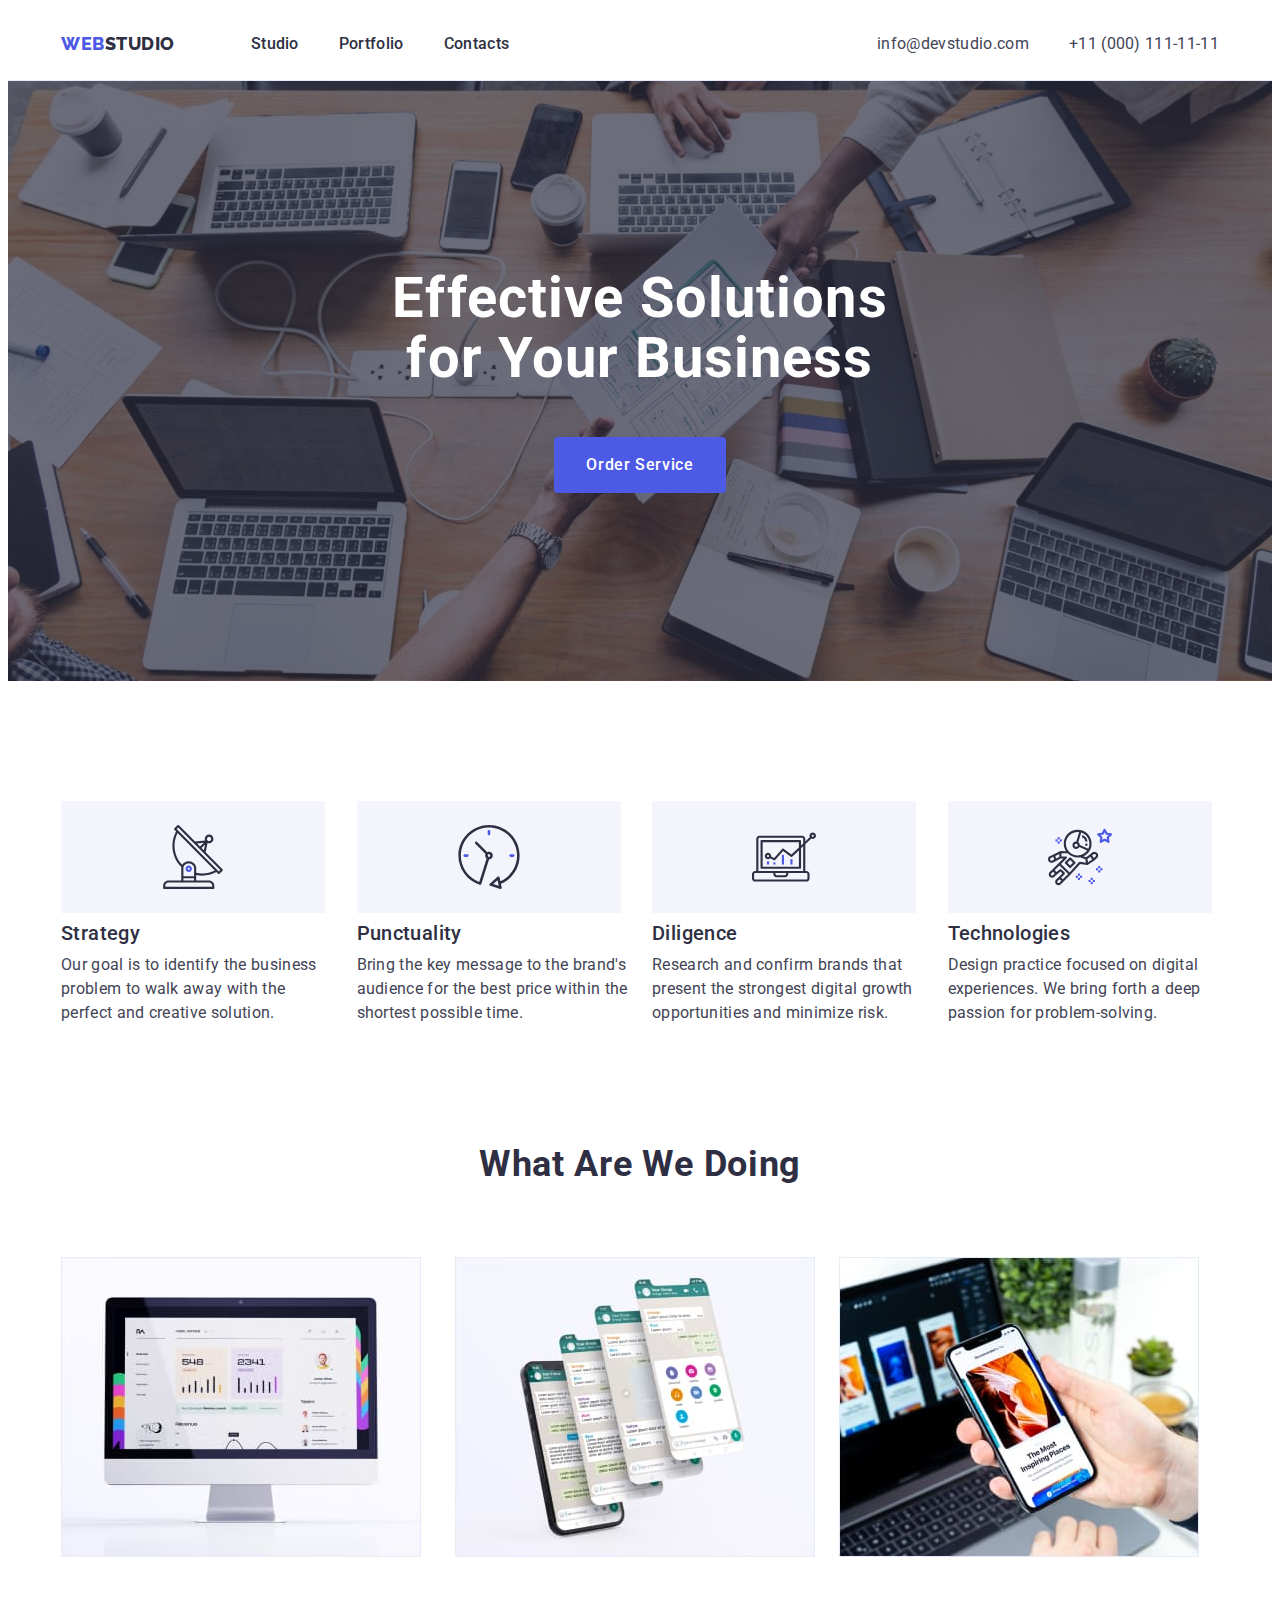
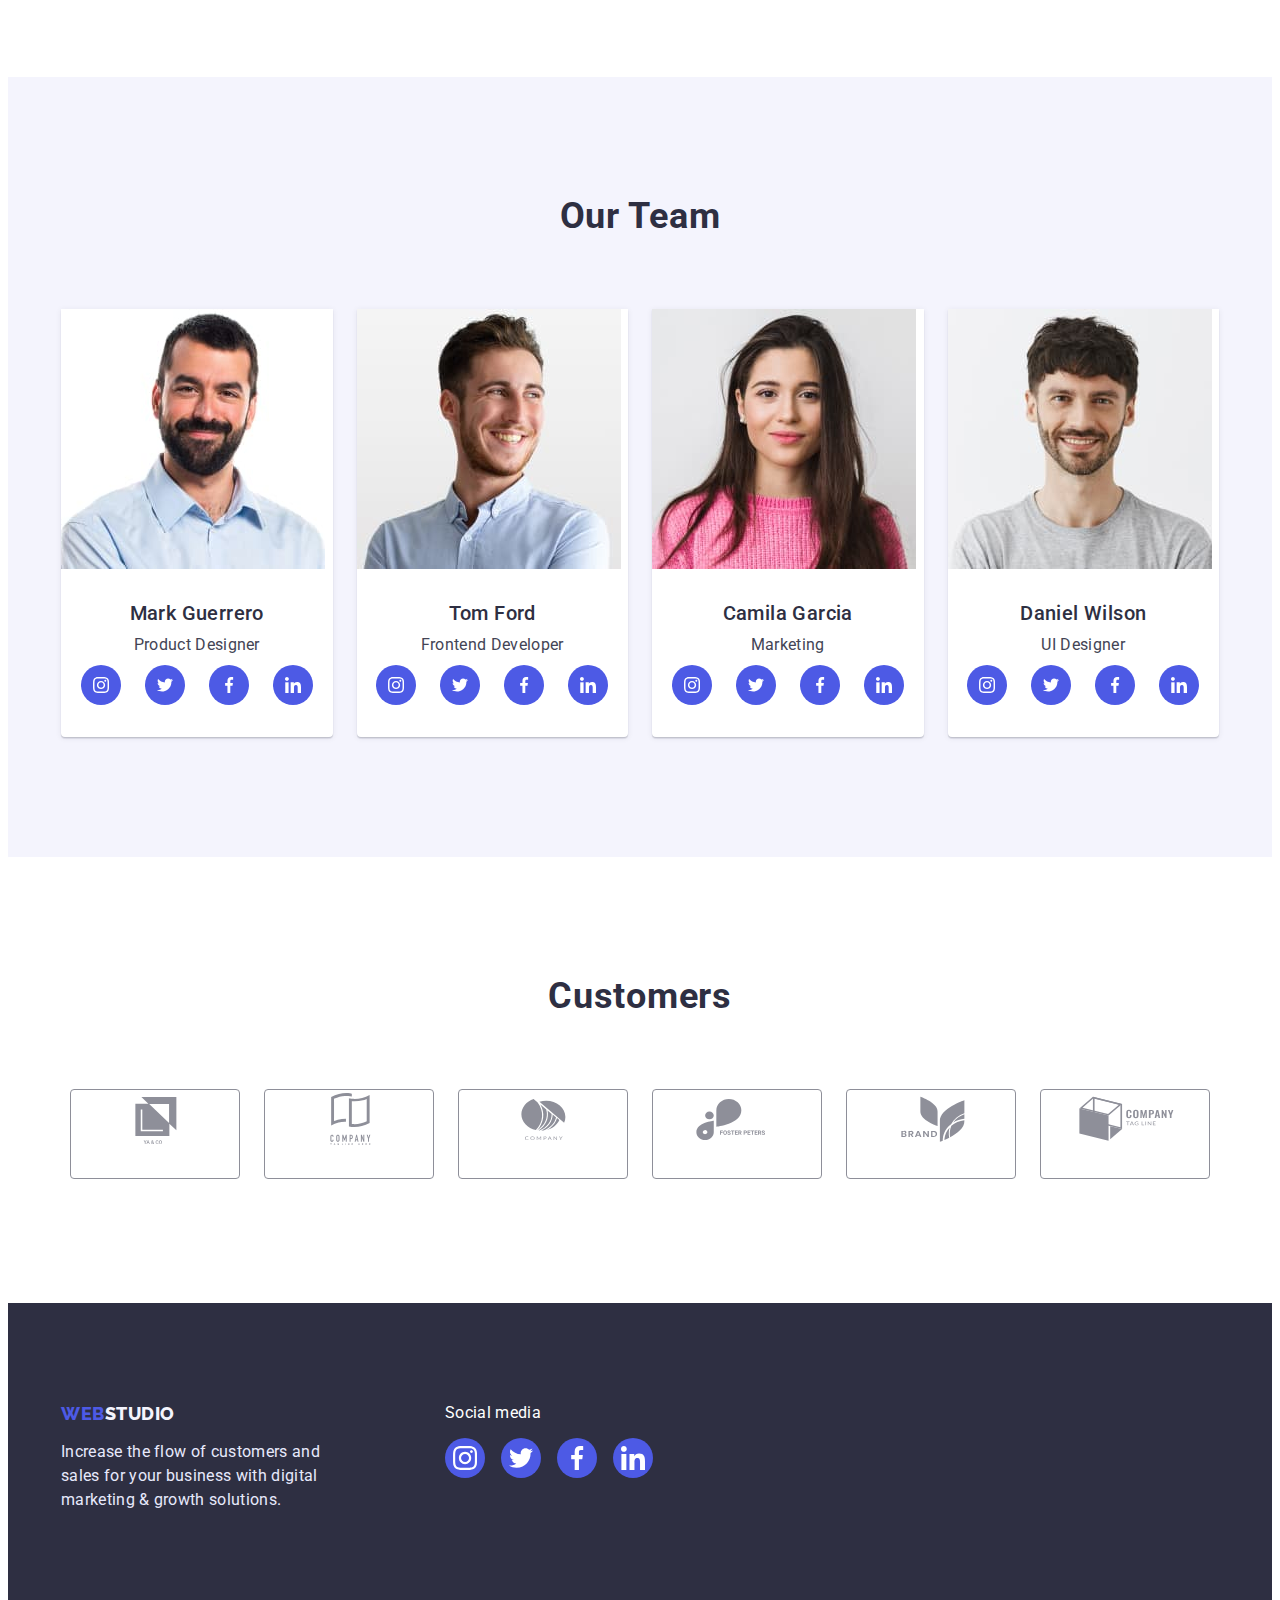
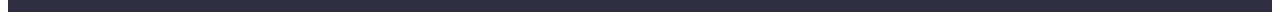
<file: index.html>
<!DOCTYPE html>
<html lang="en">
  <head>
    <meta charset="UTF-8" />
    <meta http-equiv="X-UA-Compatible" content="IE=edge" />
    <meta name="viewport" content="width=device-width, initial-scale=1.0" />
    <title>WebStudio</title>
    <link rel="preconnect" href="https://fonts.googleapis.com" />
    <link rel="preconnect" href="https://fonts.gstatic.com" crossorigin />
    <link
      href="https://fonts.googleapis.com/css2?family=Raleway:wght@800&family=Roboto:wght@400;500;700&display=swap"
      rel="stylesheet"
    />
    <link
      rel="stylesheet"
      href="https://cdnjs.cloudflare.com/ajax/libs/modern-normalize/1.1.0/modern-normalize.min.css"
      integrity="sha512-wpPYUAdjBVSE4KJnH1VR1HeZfpl1ub8YT/NKx4PuQ5NmX2tKuGu6U/JRp5y+Y8XG2tV+wKQpNHVUX03MfMFn9Q=="
      crossorigin="anonymous"
      referrerpolicy="no-referrer"
    />
    <link rel="stylesheet" href="./css/styles.css" />
  </head>
  <body class="pages">
    <!-- шапка -->
    <header class="header">
      <div class="container header-container">
        <nav class="header-navigation">
          <a href="./index.html" class="logo link"
            >Web<span class="logo-studio">Studio</span></a
          >
          <ul class="header-list list">
            <li class="header-item">
              <a class="header-link link" href="./index.html">Studio</a>
            </li>
            <li class="header-item">
              <a class="header-link link" href="./portfolio.html">Portfolio</a>
            </li>
            <li class="header-item">
              <a class="header-link link" href="">Contacts</a>
            </li>
          </ul>
        </nav>
        <address class="address">
          <ul class="address-list list">
            <li class="address-item">
              <a class="address-link link" href="mailto:info@devstudio.com"
                >info@devstudio.com</a
              >
            </li>
            <li class="address-item">
              <a class="address-link link" href="tel:+110001111111"
                >+11 (000) 111-11-11</a
              >
            </li>
          </ul>
        </address>
      </div>
    </header>
    <main>
      <!-- секція 1- hero -->
      <section class="hero">
        <div class="container hero-container">
          <h1 class="hero-title">Effective Solutions for Your Business</h1>
          <button type="button" class="hero-button">Order Service</button>
        </div>
      </section>
      <!-- секція 2  advantages-->
      <section class="advantages">
        <h2 hidden class="advantages-title">Advantages</h2>
        <div class="container advantages-container">
          <ul class="advantages-list list">
            <li class="advantages-item">
              <div class="abvantages-wrapper">
                <svg width="64" height="64" class="adventages-icon">
                  <use href="./images/icons.svg#icon-antenna"></use>
                </svg>
              </div>
              <h3 class="advantages-list-title title">Strategy</h3>
              <p class="advantages-text text">
                Our goal is to identify the business problem to walk away with
                the perfect and creative solution.
              </p>
            </li>
            <li class="advantages-item">
              <div class="abvantages-wrapper">
                <svg width="64" height="64" class="adventages-icon">
                  <use href="./images/icons.svg#icon-clock"></use>
                </svg>
              </div>
              <h3 class="advantages-list-title title">Punctuality</h3>
              <p class="advantages-text text">
                Bring the key message to the brand's audience for the best price
                within the shortest possible time.
              </p>
            </li>
            <li class="advantages-item">
              <div class="abvantages-wrapper">
                <svg width="64" height="64" class="adventages-icon">
                  <use href="./images/icons.svg#icon-diagram"></use>
                </svg>
              </div>
              <h3 class="advantages-list-title title">Diligence</h3>
              <p class="advantages-text text">
                Research and confirm brands that present the strongest digital
                growth opportunities and minimize risk.
              </p>
            </li>
            <li class="advantages-item">
              <div class="abvantages-wrapper">
                <svg width="64" height="64" class="adventages-icon">
                  <use href="./images/icons.svg#icon-astronaut"></use>
                </svg>
              </div>
              <h3 class="advantages-list-title title">Technologies</h3>
              <p class="advantages-text text">
                Design practice focused on digital experiences. We bring forth a
                deep passion for problem-solving.
              </p>
            </li>
          </ul>
        </div>
      </section>
      <!-- секція 3 examples -->
      <section class="examples">
        <div class="container">
          <h2 class="examples-title">What are we doing</h2>
          <ul class="examples-list list">
            <li class="examples-item">
              <img src="./images/img-1.jpg" alt="computer" width="360" />
            </li>
            <li>
              <img src="./images/img-2.jpg" alt="mobile phone" width="360" />
            </li>
            <li>
              <img
                src="./images/img-3.jpg"
                alt="mobile phone on hand"
                width="360"
              />
            </li>
          </ul>
        </div>
      </section>
      <!-- секція 4 team -->
      <section class="team">
        <div class="container">
          <h2 class="team-title">Our Team</h2>
          <ul class="team-list list">
            <li class="team-item">
              <img
                src="./images/img-4.jpg"
                alt="photo"
                class="team-img"
                width="264"
              />
              <div class="team-wrap">
                <h3 class="team-list-title title">Mark Guerrero</h3>
                <p class="team-text text">Product Designer</p>
                <ul class="team-social-list list">
                  <li class="team-social-iteam">
                    <a href="" class="team-social-link link"
                      ><svg width="16" height="16" class="team-social-icon">
                        <use href="./images/icons.svg#icon-instagram"></use>
                      </svg>
                    </a>
                  </li>
                  <li class="team-social-iteam">
                    <a href="" class="team-social-link link">
                      <svg width="16" height="16" class="team-social-icon">
                        <use href="./images/icons.svg#icon-twitter"></use>
                      </svg>
                    </a>
                  </li>
                  <li class="team-social-iteam">
                    <a href="" class="team-social-link link"
                      ><svg width="16" height="16" class="team-social-icon">
                        <use href="./images/icons.svg#icon-facebook"></use>
                      </svg>
                    </a>
                  </li>
                  <li class="team-social-iteam">
                    <a href="" class="team-social-link link"
                      ><svg width="16" height="16" class="team-social-icon">
                        <use href="./images/icons.svg#icon-linkedin"></use>
                      </svg>
                    </a>
                  </li>
                </ul>
              </div>
            </li>
            <li class="team-item">
              <img
                src="./images/img-5.jpg"
                alt="photo"
                class="team-img"
                width="264"
              />
              <div class="team-wrap">
                <h3 class="team-list-title title">Tom Ford</h3>
                <p class="team-text text">Frontend Developer</p>
                <ul class="team-social-list list">
                  <li class="team-social-iteam">
                    <a href="" class="team-social-link link"
                      ><svg width="16" height="16" class="team-social-icon">
                        <use href="./images/icons.svg#icon-instagram"></use>
                      </svg>
                    </a>
                  </li>
                  <li class="team-social-iteam">
                    <a href="" class="team-social-link link">
                      <svg width="16" height="16" class="team-social-icon">
                        <use href="./images/icons.svg#icon-twitter"></use>
                      </svg>
                    </a>
                  </li>
                  <li class="team-social-iteam">
                    <a href="" class="team-social-link link"
                      ><svg width="16" height="16" class="team-social-icon">
                        <use href="./images/icons.svg#icon-facebook"></use>
                      </svg>
                    </a>
                  </li>
                  <li class="team-social-iteam">
                    <a href="" class="team-social-link link"
                      ><svg width="16" height="16" class="team-social-icon">
                        <use href="./images/icons.svg#icon-linkedin"></use>
                      </svg>
                    </a>
                  </li>
                </ul>
              </div>
            </li>
            <li class="team-item">
              <img
                src="./images/img-6.jpg"
                alt="photo"
                class="team-img"
                width="264"
              />
              <div class="team-wrap">
                <h3 class="team-list-title title">Camila Garcia</h3>
                <p class="team-text text">Marketing</p>
                <ul class="team-social-list list">
                  <li class="team-social-iteam">
                    <a href="" class="team-social-link link"
                      ><svg width="16" height="16" class="team-social-icon">
                        <use href="./images/icons.svg#icon-instagram"></use>
                      </svg>
                    </a>
                  </li>
                  <li class="team-social-iteam">
                    <a href="" class="team-social-link link">
                      <svg width="16" height="16" class="team-social-icon">
                        <use href="./images/icons.svg#icon-twitter"></use>
                      </svg>
                    </a>
                  </li>
                  <li class="team-social-iteam">
                    <a href="" class="team-social-link link"
                      ><svg width="16" height="16" class="team-social-icon">
                        <use href="./images/icons.svg#icon-facebook"></use>
                      </svg>
                    </a>
                  </li>
                  <li class="team-social-iteam">
                    <a href="" class="team-social-link link"
                      ><svg width="16" height="16" class="team-social-icon">
                        <use href="./images/icons.svg#icon-linkedin"></use>
                      </svg>
                    </a>
                  </li>
                </ul>
              </div>
            </li>
            <li class="team-item">
              <img
                src="./images/img-7.jpg"
                alt="photo"
                class="team-img"
                width="264"
              />
              <div class="team-wrap">
                <h3 class="team-list-title title">Daniel Wilson</h3>
                <p class="team-text text">UI Designer</p>
                <ul class="team-social-list list">
                  <li class="team-social-iteam">
                    <a href="" class="team-social-link link"
                      ><svg width="16" height="16" class="team-social-icon">
                        <use href="./images/icons.svg#icon-instagram"></use>
                      </svg>
                    </a>
                  </li>
                  <li class="team-social-iteam">
                    <a href="" class="team-social-link link">
                      <svg width="16" height="16" class="team-social-icon">
                        <use href="./images/icons.svg#icon-twitter"></use>
                      </svg>
                    </a>
                  </li>
                  <li class="team-social-iteam">
                    <a href="" class="team-social-link link"
                      ><svg width="16" height="16" class="team-social-icon">
                        <use href="./images/icons.svg#icon-facebook"></use>
                      </svg>
                    </a>
                  </li>
                  <li class="team-social-iteam">
                    <a href="" class="team-social-link link"
                      ><svg width="16" height="16" class="team-social-icon">
                        <use href="./images/icons.svg#icon-linkedin"></use>
                      </svg>
                    </a>
                  </li>
                </ul>
              </div>
            </li>
          </ul>
        </div>
      </section>
      <!-- секція 5 -customers -->
      <section class="customers">
        <div class="container">
          <h2 class="customers-title">Customers</h2>
          <ul class="customers-list list">
            <li class="customers-item">
              <a class="link-icon" href="">
                <svg width="104" height="56" class="customers-icon">
                  <use href="./images/icons.svg#icon-logo-customers-1"></use>
                </svg>
              </a>
            </li>
            <li class="customers-item">
              <a class="link-icon" href="">
                <svg width="104" height="56" class="customers-icon">
                  <use href="./images/icons.svg#icon-logo-customers-2"></use>
                </svg>
              </a>
            </li>
            <li class="customers-item">
              <a class="link-icon" href="">
                <svg width="104" height="56" class="customers-icon">
                  <use href="./images/icons.svg#icon-logo-customers-3"></use>
                </svg>
              </a>
            </li>
            <li class="customers-item">
              <a class="link-icon" href="">
                <svg width="104" height="56" class="customers-icon">
                  <use href="./images/icons.svg#icon-logo-customers-4"></use>
                </svg>
              </a>
            </li>
            <li class="customers-item">
              <a class="link-icon" href="">
                <svg width="104" height="56" class="customers-icon">
                  <use href="./images/icons.svg#icon-logo-customers-5"></use>
                </svg>
              </a>
            </li>
            <li class="customers-item">
              <a class="link-icon" href="">
                <svg width="104" height="56" class="customers-icon">
                  <use href="./images/icons.svg#icon-logo-customers-6"></use>
                </svg>
              </a>
            </li>
          </ul>
        </div>
      </section>
    </main>
    <!-- підвал -->
    <footer class="footer">
      <div class="container">
        <div>
          <a href="./index.html" class="logo-footer link"
            >Web<span class="logo-footer-studio">Studio</span></a
          >
          <p class="footer-text text">
            Increase the flow of customers and sales for your business with
            digital marketing & growth solutions.
          </p>
        </div>
        <div class="footer-container">
          <p class="footer-text-icon">Social media</p>
          <ul class="footer-social-list list">
            <li class="footer-social-iteam">
              <a href="" class="footer-social-link link"
                ><svg width="24" height="24" class="footer-social-icon">
                  <use href="./images/icons.svg#icon-instagram"></use>
                </svg>
              </a>
            </li>
            <li class="footer-social-iteam">
              <a href="" class="footer-social-link link">
                <svg width="24" height="24" class="footer-social-icon">
                  <use href="./images/icons.svg#icon-twitter"></use>
                </svg>
              </a>
            </li>
            <li class="footer-social-iteam">
              <a href="" class="footer-social-link link"
                ><svg width="24" height="24" class="footer-social-icon">
                  <use href="./images/icons.svg#icon-facebook"></use>
                </svg>
              </a>
            </li>
            <li class="footer-social-iteam">
              <a href="" class="footer-social-link link"
                ><svg width="24" height="24" class="footer-social-icon">
                  <use href="./images/icons.svg#icon-linkedin"></use>
                </svg>
              </a>
            </li>
          </ul>
        </div>
      </div>
    </footer>
  </body>
</html>
</file>
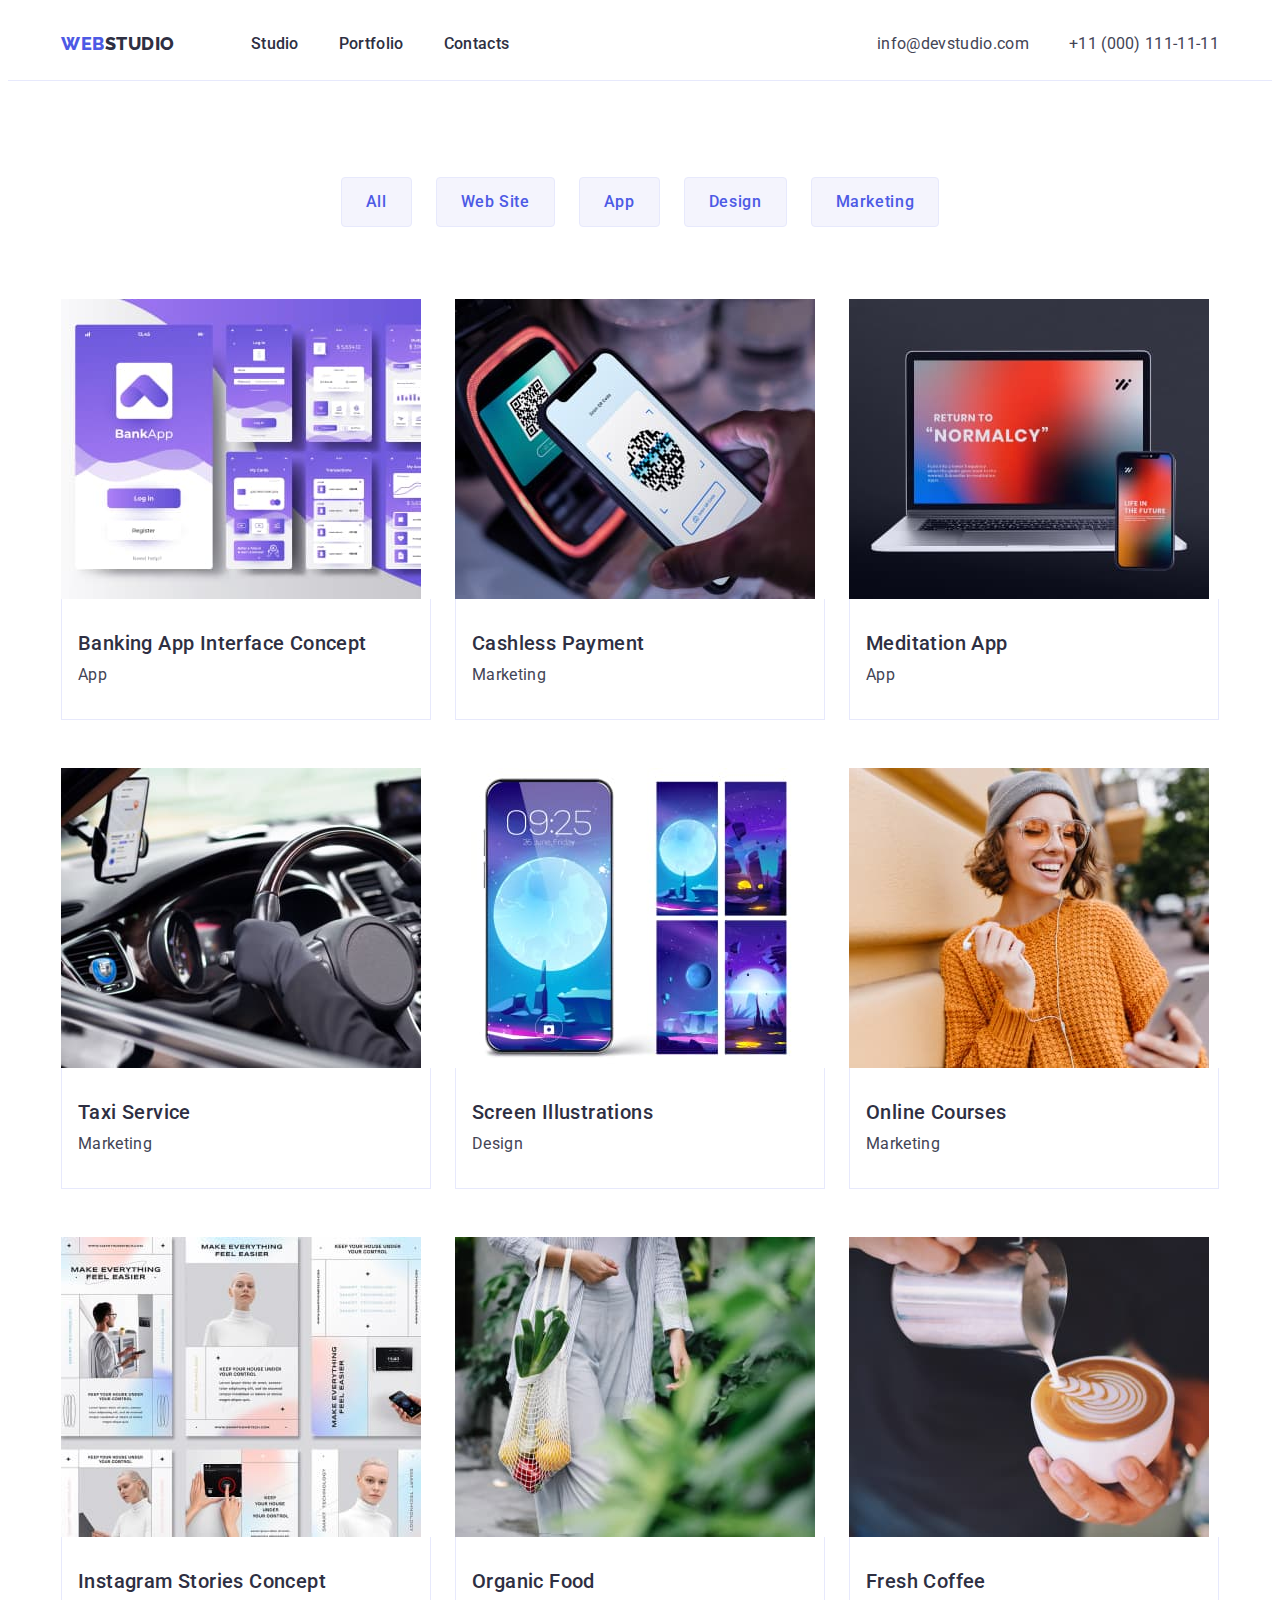
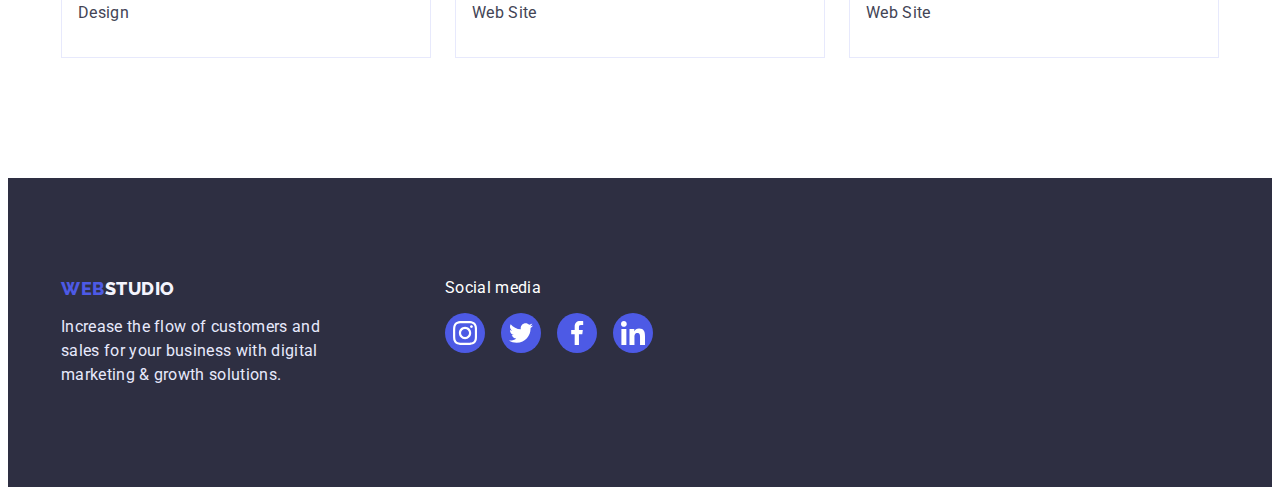
<file: portfolio.html>
<!DOCTYPE html>
<html lang="en">
  <head>
    <meta charset="UTF-8" />
    <meta http-equiv="X-UA-Compatible" content="IE=edge" />
    <meta name="viewport" content="width=device-width, initial-scale=1.0" />
    <title>Portfolio</title>
    <link rel="preconnect" href="https://fonts.googleapis.com" />
    <link rel="preconnect" href="https://fonts.gstatic.com" crossorigin />
    <link
      href="https://fonts.googleapis.com/css2?family=Raleway:wght@800&family=Roboto:wght@400;500;700&display=swap"
      rel="stylesheet"
    />
    <link
      rel="stylesheet"
      href="https://cdnjs.cloudflare.com/ajax/libs/modern-normalize/1.1.0/modern-normalize.min.css"
      integrity="sha512-wpPYUAdjBVSE4KJnH1VR1HeZfpl1ub8YT/NKx4PuQ5NmX2tKuGu6U/JRp5y+Y8XG2tV+wKQpNHVUX03MfMFn9Q=="
      crossorigin="anonymous"
      referrerpolicy="no-referrer"
    />
    <link rel="stylesheet" href="./css/styles.css" />
  </head>
  <body>
    <!-- шапка -->
    <header class="header">
      <div class="container header-container">
        <nav class="header-navigation">
          <a href="./index.html" class="logo link"
            >Web<span class="logo-studio">Studio</span></a
          >
          <ul class="header-list list">
            <li class="header-item">
              <a class="header-link link" href="./index.html">Studio</a>
            </li>
            <li class="header-item">
              <a class="header-link link" href="./portfolio.html">Portfolio</a>
            </li>
            <li class="header-item">
              <a class="header-link link" href="">Contacts</a>
            </li>
          </ul>
        </nav>
        <address class="address">
          <ul class="address-list list">
            <li class="address-item">
              <a class="address-link link" href="mailto:info@devstudio.com"
                >info@devstudio.com</a
              >
            </li>
            <li class="address-item">
              <a class="address-link link" href="tel:+110001111111"
                >+11 (000) 111-11-11</a
              >
            </li>
          </ul>
        </address>
      </div>
    </header>
    <main>
      <!-- main-->
      <section class="portfolio">
        <div class="container">
          <h1 class="portfolio-primary-title" hidden>Portfolio</h1>
          <ul class="portfolio-list list">
            <li class="portfolio-item">
              <button type="button" class="portfolio-button">All</button>
            </li>
            <li class="portfolio-item">
              <button type="button" class="portfolio-button">Web Site</button>
            </li>
            <li class="portfolio-item">
              <button type="button" class="portfolio-button">App</button>
            </li>
            <li class="portfolio-item">
              <button type="button" class="portfolio-button">Design</button>
            </li>
            <li class="portfolio-item">
              <button type="button" class="portfolio-button">Marketing</button>
            </li>
          </ul>
        </div>
        <div class="container work-container">
          <ul class="work-list list">
            <li class="work-item">
              <a href="" class="work-link link">
                <img
                  width="360"
                  height="300"
                  src="./images/img-p1.jpg"
                  alt="bank app"
                />
                <div class="work-wrap">
                  <h2 class="work-title title">
                    Banking App Interface Concept
                  </h2>
                  <p class="work-text text">App</p>
                </div>
              </a>
            </li>
            <li class="work-item">
              <a href="" class="work-link link">
                <img
                  width="360"
                  height="300"
                  src="./images/img-p2.jpg"
                  alt="phon"
                />
                <div class="work-wrap">
                  <h2 class="work-title title">Cashless Payment</h2>
                  <p class="work-text text">Marketing</p>
                </div>
              </a>
            </li>
            <li class="work-item">
              <a href="" class="work-link link">
                <img
                  width="360"
                  height="300"
                  src="./images/img-p3.jpg"
                  alt="laptop"
                />
                <div class="work-wrap">
                  <h2 class="work-title title">Meditation App</h2>
                  <p class="work-text text">App</p>
                </div>
              </a>
            </li>
            <li class="work-item">
              <a href="" class="work-link link">
                <img
                  width="360"
                  height="300"
                  src="./images/img-p4.jpg"
                  alt="car"
                />
                <div class="work-wrap">
                  <h2 class="work-title title">Taxi Service</h2>
                  <p class="work-text text">Marketing</p>
                </div>
              </a>
            </li>
            <li class="work-item">
              <a href="" class="work-link link">
                <img
                  width="360"
                  height="300"
                  src="./images/img-p5.jpg"
                  alt="mobile phone"
                />
                <div class="work-wrap">
                  <h2 class="work-title title">Screen Illustrations</h2>
                  <p class="work-text text">Design</p>
                </div>
              </a>
            </li>
            <li class="work-item">
              <a href="" class="work-link link">
                <img
                  width="360"
                  height="300"
                  src="./images/img-p6.jpg"
                  alt="girl"
                />
                <div class="work-wrap">
                  <h2 class="work-title title">Online Courses</h2>
                  <p class="work-text text">Marketing</p>
                </div>
              </a>
            </li>
            <li class="work-item">
              <a href="" class="work-link link">
                <img
                  width="360"
                  height="300"
                  src="./images/img-p7.jpg"
                  alt="instagrame stories"
                />
                <div class="work-wrap">
                  <h2 class="work-title title">Instagram Stories Concept</h2>
                  <p class="work-text text">Design</p>
                </div>
              </a>
            </li>
            <li class="work-item">
              <a href="" class="work-link link">
                <img
                  width="360"
                  height="300"
                  src="./images/img-p8.jpg"
                  alt="food"
                />
                <div class="work-wrap">
                  <h2 class="work-title title">Organic Food</h2>
                  <p class="work-text text">Web Site</p>
                </div>
              </a>
            </li>
            <li class="work-item">
              <a href="" class="work-link link">
                <img
                  width="360"
                  height="300"
                  src="./images/img-p9.jpg"
                  alt="cofee"
                />
                <div class="work-wrap">
                  <h2 class="work-title title">Fresh Coffee</h2>
                  <p class="work-text text">Web Site</p>
                </div>
              </a>
            </li>
          </ul>
        </div>
      </section>
    </main>
    <!-- футер -->
    <footer class="footer">
      <div class="container">
        <div>
          <a href="./index.html" class="logo-footer link"
            >Web<span class="logo-footer-studio">Studio</span></a
          >
          <p class="footer-text text">
            Increase the flow of customers and sales for your business with
            digital marketing & growth solutions.
          </p>
        </div>
        <div class="footer-container">
          <p class="footer-text-icon">Social media</p>
          <ul class="footer-social-list list">
            <li class="footer-social-iteam">
              <a href="" class="footer-social-link link"
                ><svg width="24px" height="24px" class="footer-social-icon">
                  <use href="./images/icons.svg#icon-instagram"></use>
                </svg>
              </a>
            </li>
            <li class="footer-social-iteam">
              <a href="" class="footer-social-link link">
                <svg width="24px" height="24px" class="footer-social-icon">
                  <use href="./images/icons.svg#icon-twitter"></use>
                </svg>
              </a>
            </li>
            <li class="footer-social-iteam">
              <a href="" class="footer-social-link link"
                ><svg width="24px" height="24px" class="footer-social-icon">
                  <use href="./images/icons.svg#icon-facebook"></use>
                </svg>
              </a>
            </li>
            <li class="footer-social-iteam">
              <a href="" class="footer-social-link link"
                ><svg width="24px" height="24px" class="footer-social-icon">
                  <use href="./images/icons.svg#icon-linkedin"></use>
                </svg>
              </a>
            </li>
          </ul>
        </div>
      </div>
    </footer>
  </body>
</html>
</file>
<file: css/styles.css>
:root {
  --primary-text-color: #434455;
  --title-text-color: #2e2f42;
  --footer-text-cololr: #e7e9fc;
  --focus-text-color: #4d5ae5;
  --primary-bg-color: #ffffff;
  --button-bg-cololr: #f4f4fd;
  --hover-focus-color: #404bbf;
  --bg-hero-color: rgba(46, 47, 66, 0.7), rgba(46, 47, 66, 0.7);
  --focus-icon-footer-color: #31d0aa;
  --icon-color: #8e8f99;
}
body {
  background-color: var(--primary-bg-color);
  color: var(--primary-text-color);
  font-family: Roboto, sans-serif;
  letter-spacing: 0.02em;
}

.list {
  margin: 0;
  padding: 0;
  list-style: none;
}
h1,
h2,
h3,
h4,
h5,
h6,
p {
  margin: 0;
  padding: 0;
}
img {
  display: block;
  max-width: 100%;
}
.container {
  /* outline: 2px solid tomato; */
  width: 1158px;
  margin: 0 auto;
  padding-left: 15px;
  padding-right: 15px;
}

.link {
  text-decoration: none;
}
.title {
  color: var(--title-text-color);
  font-weight: 500;
  font-size: 20px;
  line-height: 1.2;
  letter-spacing: 0.02em;
  margin-bottom: 8px;
}
.text {
  font-size: 16px;
  line-height: 1.5;
  letter-spacing: 0.02em;
}
/*======================================header=============================*/

.header {
  padding-top: 24px;
  padding-bottom: 24px;
  border-bottom: 1px solid #e7e9fc;
}

.header-container {
  display: flex;
}

.header-navigation {
  display: flex;
  align-items: center;
  margin-right: auto;
}
.logo {
  color: var(--focus-text-color);
  font-family: "Raleway", sans-serif;
  font-weight: 800;
  font-size: 18px;
  line-height: 1.17;
  letter-spacing: 0.03em;
  text-decoration: none;
  text-transform: uppercase;
  margin-right: 76px;
}
.logo-studio {
  color: var(--title-text-color);
}
.header-list {
  font-weight: 500;
  font-size: 16px;
  line-height: 1.5;
  letter-spacing: 0.02em;

  display: flex;
  gap: 40px;
}

.header-item {
}

.header-link {
  color: var(--title-text-color);
}
.header-link:hover,
.header-link:focus {
  color: var(--hover-focus-color);
}
.address {
  font-style: normal;
}

.address-list {
  display: flex;
  gap: 40px;
}
.address-item {
}
.address-link {
  color: var(--primary-text-color);
  font-size: 16px;
  line-height: 1.5;
  letter-spacing: 0.02em;
}
.address-link:hover,
.address-link:focus {
  color: var(--hover-focus-color);
}
/* ===========herro============= */
.hero {
  background-color: var(--title-text-color);
  background-image: linear-gradient(
      rgba(46, 47, 66, 0.7),
      rgba(46, 47, 66, 0.7)
    ),
    url(../images/people-office.jpg);
  background-repeat: no-repeat;
  background-size: cover;
  background-position: center;
  padding-top: 188px;
  padding-bottom: 188px;
  text-align: center;
  max-width: 1440px;
  margin-left: auto;
  margin-right: auto;
}
.hero-container {
}
.hero-title {
  color: var(--primary-bg-color);
  font-size: 56px;
  line-height: 1.07;
  letter-spacing: 0.02em;

  max-width: 497px;
  text-align: center;
  margin: 0 auto;
  margin-bottom: 48px;
}
.hero-button {
  color: var(--primary-bg-color);
  background-color: var(--focus-text-color);
  font-family: "Roboto", sans-serif;
  font-weight: 500;
  font-size: 16px;
  line-height: 1.5;
  align-items: center;
  letter-spacing: 0.04em;
  cursor: pointer;
  padding: 16px 32px;
  min-width: 169px;

  display: inline-block;
  border-radius: 4px;
  border: none;
}
.hero-button:hover,
.hero-button:focus {
  background-color: var(--hover-focus-color);
}
/* =====================advantages========== */
.advantages {
  padding-top: 120px;
  padding-bottom: 120px;
}
.advantages-title {
}
.advantages-container {
}
.advantages-list {
  display: flex;
  gap: 24px;
}

.advantages-item {
  width: calc((100% - 72px) / 4);
}
.abvantages-wrapper {
  display: flex;
  justify-content: center;
  align-items: center;
  background-color: #f4f4fd;
  width: 264px;
  height: 112px;
  /* padding-top: 24px;
  padding-bottom: 24px; */
  margin-bottom: 8px;
}
.adventages-icon {
}
.advantages-list-title {
}
.advantages-text {
}
/* ==============================examples=============== */
.examples {
  padding-bottom: 120px;
}
.examples-title {
  color: var(--title-text-color);
  font-size: 36px;
  line-height: 1.11;
  letter-spacing: 0.02em;
  text-align: center;
  text-transform: capitalize;
  margin-bottom: 72px;
}
.examples-list {
  display: flex;
  gap: 24px;
}
.examples-item {
  width: calc((100% - 48px) / 3);
}
/* ====================team===================== */
.team {
  background-color: var(--button-bg-cololr);
  padding-top: 120px;
  padding-bottom: 120px;
  max-width: 1440px;
  margin-left: auto;
  margin-right: auto;
}
.container-team {
}
.team-title {
  color: var(--title-text-color);
  font-size: 36px;
  line-height: 1.11;
  letter-spacing: 0.02em;
  text-align: center;
  text-transform: capitalize;
  margin-bottom: 72px;
}
.team-list {
  display: flex;
  gap: 24px;
}
.team-item {
  background-color: var(--primary-bg-color);
  width: calc((100% - 72px) / 4);
  box-shadow: 0px 1px 6px rgba(46, 47, 66, 0.08),
    0px 1px 1px rgba(46, 47, 66, 0.16), 0px 2px 1px rgba(46, 47, 66, 0.08);
  border-radius: 0px 0px 4px 4px;
}
.team-img {
  /* margin-bottom: 32px; */
}
.team-wrap {
  padding: 32px 0;
}
.team-list-title {
  text-align: center;
  margin-bottom: 8px;
}
.team-text {
  text-align: center;
  margin-bottom: 8px;
}
.team-social-list {
  display: flex;
  justify-content: center;
  gap: 24px;
}
.team-social-iteam {
  width: 40px;
  height: 40px;
}
.team-social-link {
  display: flex;
  align-items: center;
  justify-content: center;
  width: 100%;
  height: 100%;
  border-radius: 50%;
  background-color: var(--focus-text-color);
  fill: #ffffff;
}
.team-social-link:hover,
.team-social-link:focus {
  background-color: var(--hover-focus-color);
}
.team-social-icon {
  /* width: 16px;
  height: 16px; */
}
/* ======================customers=============== */
.customers {
  padding-top: 120px;
  padding-bottom: 124px;
}
.customers-title {
  color: var(--title-text-color);
  text-align: center;
  font-size: 36px;
  line-height: 1.11;
  letter-spacing: 0.02em;
  text-transform: capitalize;
  margin-bottom: 72px;
}
.customers-list {
  display: flex;
  justify-content: center;
  align-items: center;
  gap: 24px;
}

.customers-item {
  display: flex;
  justify-content: center;
  align-items: center;
  width: 168px;
  height: 88px;
  border: 1px solid #8e8f99;
  border-radius: 4px;
  border-color: var(--icon-color);
}
.link-icon {
  width: 100%;
  height: 100%;
  padding: 16px 32px;
  fill: var(--icon-color);
}
.customers-item:hover,
.customers-item:focus {
  border-color: var(--hover-focus-color);
}
.link-icon:hover,
.link-icon:focus {
  fill: var(--hover-focus-color);
}

/* ======================portfolio=============== */
.portfolio {
  padding-top: 96px;
  padding-bottom: 120px;
}
.portfolio-primary-title {
}

.portfolio-list {
  margin-bottom: 72px;
  display: flex;
  justify-content: center;
  gap: 24px;
}
.portfolio-item {
}
.portfolio-button {
  font-family: "Roboto", sans-serif;
  font-weight: 500;
  font-size: 16px;
  line-height: 1.5;
  letter-spacing: 0.04em;
  color: var(--focus-text-color);
  background-color: var(--button-bg-cololr);
  cursor: pointer;
  padding: 12px 24px;

  border-radius: 4px;
  border: 1px solid #e7e9fc;
}
.portfolio-button:hover,
.portfolio-button:focus {
  color: var(--primary-bg-color);
  background-color: var(--hover-focus-color);
  box-shadow: 0px 3px 1px rgba(0, 0, 0, 0.1), 0px 2px 1px rgba(0, 0, 0, 0.08),
    0px 2px 2px rgba(0, 0, 0, 0.12);
  border-color: var(--hover-focus-color);
}
.work-list {
  display: flex;
  flex-wrap: wrap;
  gap: 48px 24px;
}
.work-item {
  width: calc((100% - 48px) / 3);
}
.work-link:hover,
.work-link:focus {
  box-shadow: 0px 1px 6px rgba(46, 47, 66, 0.08),
    0px 1px 1px rgba(46, 47, 66, 0.16), 0px 2px 1px rgba(46, 47, 66, 0.08);
}
.work-link {
  display: block;
}
.work-wrap {
  padding: 32px 0 32px 16px;
  border-left: 1px solid #e7e9fc;
  border-right: 1px solid #e7e9fc;
  border-bottom: 1px solid #e7e9fc;
}
.work-text {
  color: var(--primary-text-color);
}

/* ===========footer=============== */
.footer {
  background-color: var(--title-text-color);
  padding-bottom: 100px;
  padding-top: 100px;
  max-width: 1440px;
  margin-left: auto;
  margin-right: auto;
}
.logo-footer {
  color: var(--focus-text-color);
  font-family: "Raleway", sans-serif;
  font-weight: 800;
  font-size: 18px;
  line-height: 1.17;
  letter-spacing: 0.03em;
  text-decoration: none;
  text-transform: uppercase;
}

.logo-footer-studio {
  color: var(--button-bg-cololr);
}
.footer-text {
  color: var(--footer-text-cololr);
  margin-top: 16px;
  max-width: 264px;
}
.footer .container {
  display: flex;
  gap: 120px;
}
.footer-text-icon {
  margin-bottom: 16px;
  color: rgba(255, 255, 255, 1);
}
.footer-social-list {
  display: flex;
  justify-content: center;
  gap: 16px;
}

.footer-social-iteam {
  width: 40px;
  height: 40px;
}
.footer-social-link {
  display: flex;
  align-items: center;
  justify-content: center;
  width: 100%;
  height: 100%;
  border-radius: 50%;
  background-color: var(--focus-text-color);
  fill: white;
}
.footer-social-link:hover,
.footer-social-link:focus {
  background-color: var(--focus-icon-footer-color);
}

/* .footer-social-icon {
  width: 24px;
  height: 24px;
} */
</file>
